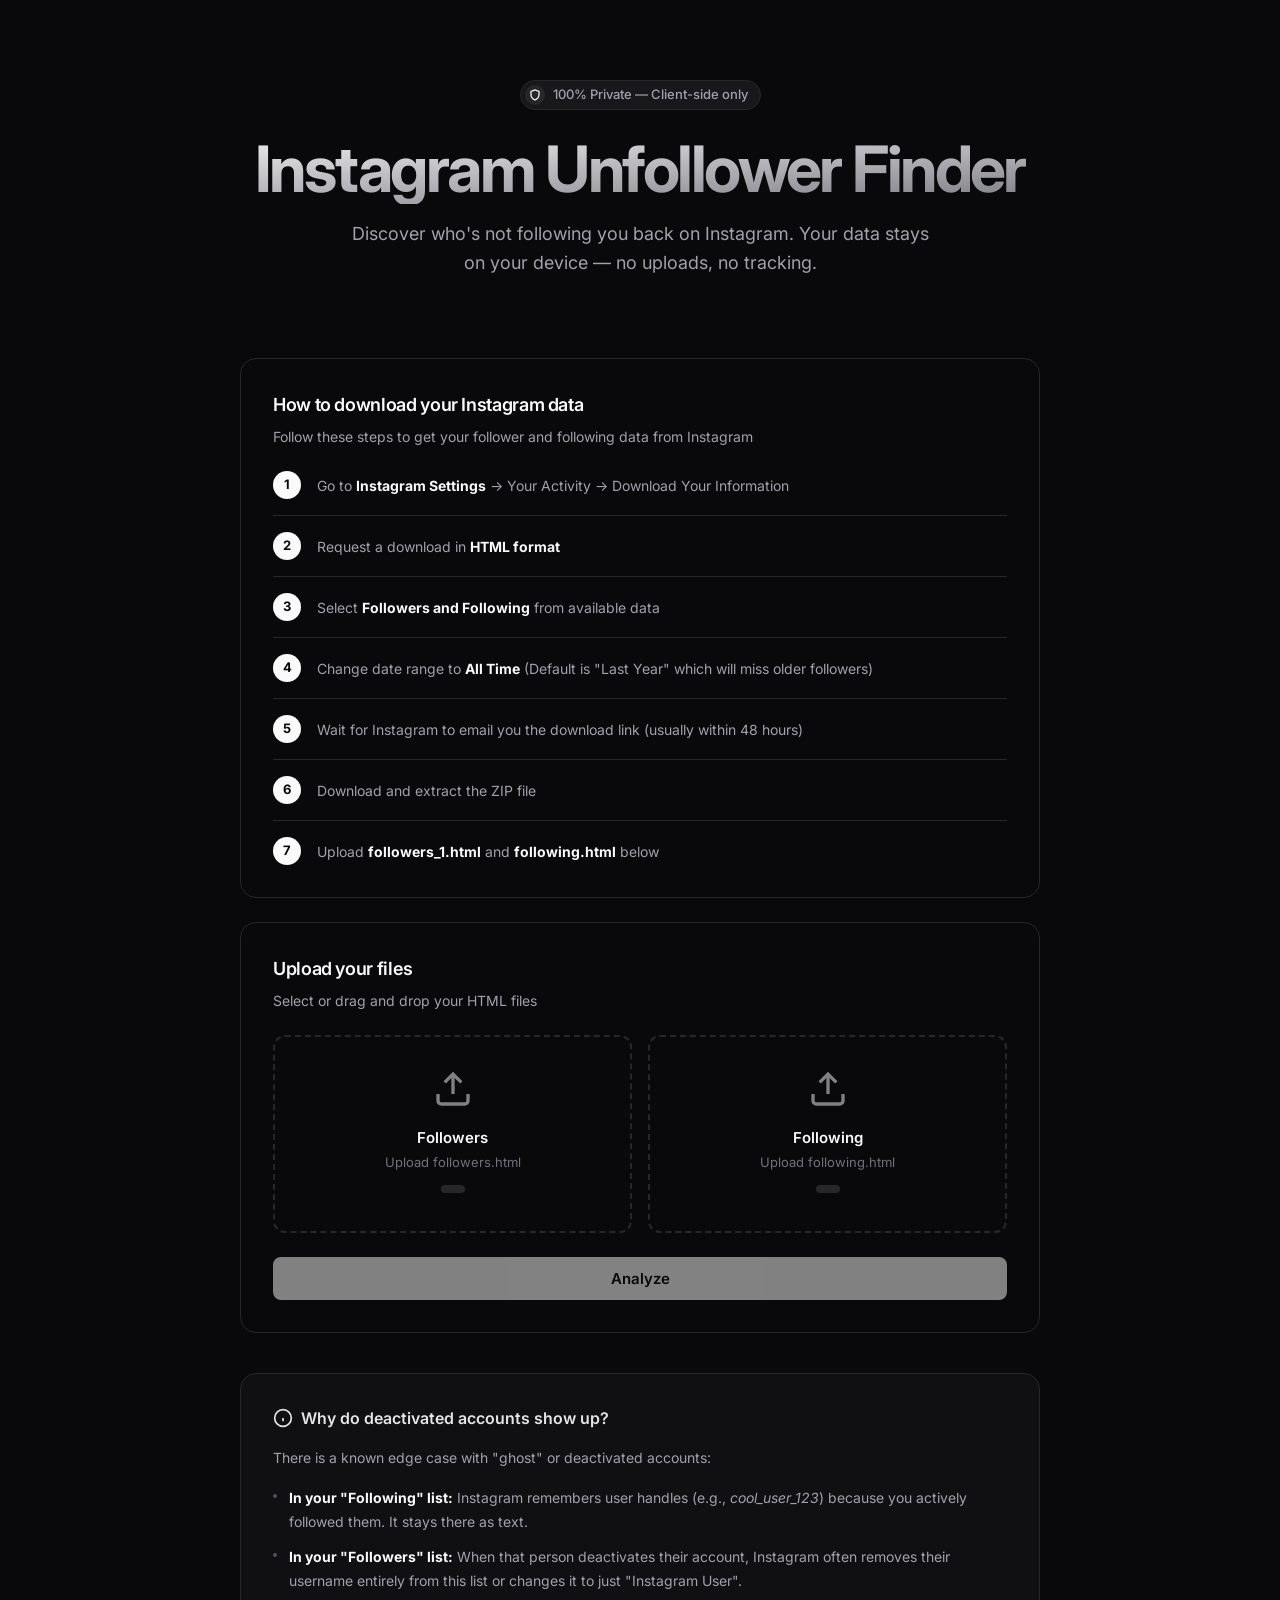
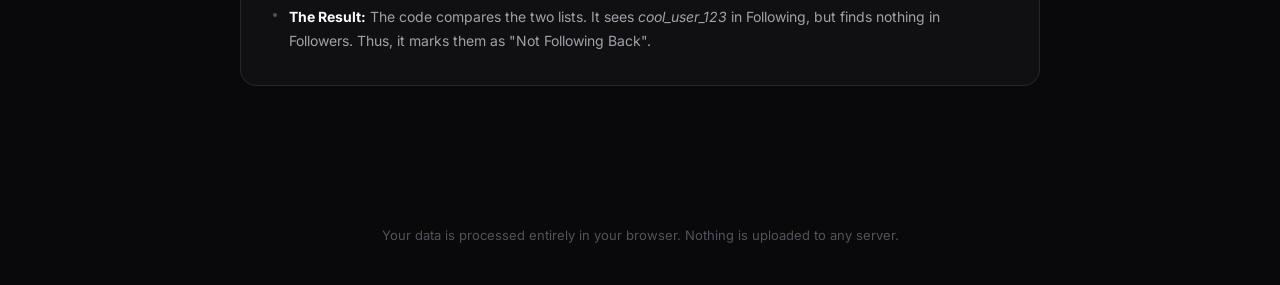
<file: index.html>
<!DOCTYPE html>
<html lang="en">

<head>
    <meta charset="UTF-8">
    <meta name="viewport" content="width=device-width, initial-scale=1.0">
    <title>Instagram Unfollower Finder</title>
    <link rel="preconnect" href="https://fonts.googleapis.com">
    <link rel="preconnect" href="https://fonts.gstatic.com" crossorigin>
    <link href="https://fonts.googleapis.com/css2?family=Inter:wght@400;500;600;700&display=swap" rel="stylesheet">
    <link rel="stylesheet" href="style.css">
    <script src="script.js" defer></script>
</head>

<body>
    <div class="container">
        <!-- Hero Section -->
        <div class="hero">
            <div class="pill">
                <div class="pill-icon">
                    <svg width="12" height="12" viewBox="0 0 24 24" fill="none" stroke="currentColor"
                        stroke-width="2.5">
                        <path d="M12 22s8-4 8-10V5l-8-3-8 3v7c0 6 8 10 8 10z" />
                    </svg>
                </div>
                100% Private — Client-side only
            </div>
            <h1 class="gradient-text">Instagram Unfollower Finder</h1>
            <p class="subtitle">Discover who's not following you back on Instagram. Your data stays on your device — no
                uploads, no tracking.</p>
        </div>

        <!-- Main Content -->
        <div class="content">
            <!-- Instructions Section -->
            <div class="section">
                <div class="section-header">
                    <h2 class="section-title">How to download your Instagram data</h2>
                    <p class="section-description">Follow these steps to get your follower and following data from
                        Instagram</p>
                </div>

                <ol class="steps">
                    <li class="step">
                        <div class="step-number">1</div>
                        <div class="step-content">
                            <p>Go to <strong>Instagram Settings</strong> → Your Activity → Download Your Information</p>
                        </div>
                    </li>
                    <li class="step">
                        <div class="step-number">2</div>
                        <div class="step-content">
                            <p>Request a download in <strong>HTML format</strong></p>
                        </div>
                    </li>
                    <li class="step">
                        <div class="step-number">3</div>
                        <div class="step-content">
                            <p>Select <strong>Followers and Following</strong> from available data</p>
                        </div>
                    </li>
                    <li class="step">
                        <div class="step-number">4</div>
                        <div class="step-content">
                            <p>Change date range to <strong>All Time</strong> (Default is "Last Year" which will miss older followers)</p>
                        </div>
                    </li>
                    <li class="step">
                        <div class="step-number">5</div>
                        <div class="step-content">
                            <p>Wait for Instagram to email you the download link (usually within 48 hours)</p>
                        </div>
                    </li>
                    <li class="step">
                        <div class="step-number">6</div>
                        <div class="step-content">
                            <p>Download and extract the ZIP file</p>
                        </div>
                    </li>
                    <li class="step">
                        <div class="step-number">7</div>
                        <div class="step-content">
                            <p>Upload <strong>followers_1.html</strong> and <strong>following.html</strong> below</p>
                        </div>
                    </li>
                </ol>
            </div>

            <!-- Upload Section -->
            <div class="section">
                <div class="section-header">
                    <h2 class="section-title">Upload your files</h2>
                    <p class="section-description">Select or drag and drop your HTML files</p>
                </div>

                <div class="upload-grid">
                    <div class="upload-item" id="followersBox">
                        <input type="file" id="followersFile" accept=".html">
                        <svg class="upload-icon" viewBox="0 0 24 24" fill="none" stroke="currentColor" stroke-width="2">
                            <path d="M21 15v4a2 2 0 0 1-2 2H5a2 2 0 0 1-2-2v-4" />
                            <polyline points="17 8 12 3 7 8" />
                            <line x1="12" y1="3" x2="12" y2="15" />
                        </svg>
                        <div class="upload-title">Followers</div>
                        <div class="upload-subtitle">Upload followers.html</div>
                        <span class="file-name" id="followersName"></span>
                    </div>

                    <div class="upload-item" id="followingBox">
                        <input type="file" id="followingFile" accept=".html">
                        <svg class="upload-icon" viewBox="0 0 24 24" fill="none" stroke="currentColor" stroke-width="2">
                            <path d="M21 15v4a2 2 0 0 1-2 2H5a2 2 0 0 1-2-2v-4" />
                            <polyline points="17 8 12 3 7 8" />
                            <line x1="12" y1="3" x2="12" y2="15" />
                        </svg>
                        <div class="upload-title">Following</div>
                        <div class="upload-subtitle">Upload following.html</div>
                        <span class="file-name" id="followingName"></span>
                    </div>
                </div>

                <button class="btn" id="analyzeBtn" disabled>Analyze</button>
            </div>

            <!-- Results Section -->
            <div class="results" id="results">
                <div class="section">
                    <div class="results-header">
                        <h2 class="results-title">Results</h2>
                        <button class="btn-secondary btn" id="exportBtn" style="width: auto; padding: 10px 20px;">Export
                            CSV</button>
                    </div>

                    <div class="stats">
                        <div class="stat" id="statFollowing">
                            <div class="stat-value" id="totalFollowing">0</div>
                            <div class="stat-label">Following</div>
                        </div>
                        <div class="stat" id="statFollowers">
                            <div class="stat-value" id="totalFollowers">0</div>
                            <div class="stat-label">Followers</div>
                        </div>
                        <div class="stat" id="statNotFollowingBack">
                            <div class="stat-value" id="notFollowingBack">0</div>
                            <div class="stat-label">Not Following Back</div>
                        </div>
                    </div>

                    <div id="userListContainer">
                        <ul id="user-list" class="user-list"></ul>
                    </div>
                </div>
            </div>


            <div class="info-section">
                <h3 class="info-title">
                    <svg width="20" height="20" viewBox="0 0 24 24" fill="none" stroke="currentColor" stroke-width="2">
                        <circle cx="12" cy="12" r="10"></circle>
                        <line x1="12" y1="16" x2="12" y2="12"></line>
                        <line x1="12" y1="8" x2="12.01" y2="8"></line>
                    </svg>
                    Why do deactivated accounts show up?
                </h3>
                <div class="info-content">
                    <p>There is a known edge case with "ghost" or deactivated accounts:</p>
                    <ul class="info-list">
                        <li><strong>In your "Following" list:</strong> Instagram remembers user handles (e.g.,
                            <em>cool_user_123</em>) because you actively followed them. It stays there as text.
                        </li>
                        <li><strong>In your "Followers" list:</strong> When that person deactivates their account,
                            Instagram
                            often removes their username entirely from this list or changes it to just "Instagram User".
                        </li>
                        <li><strong>The Result:</strong> The code compares the two lists. It sees <em>cool_user_123</em>
                            in
                            Following, but finds nothing in Followers. Thus, it marks them as "Not Following Back".</li>
                    </ul>
                </div>
            </div>
        </div>
    </div>

    <footer>
        Your data is processed entirely in your browser. Nothing is uploaded to any server.
    </footer>
</body>

</html>
</file>
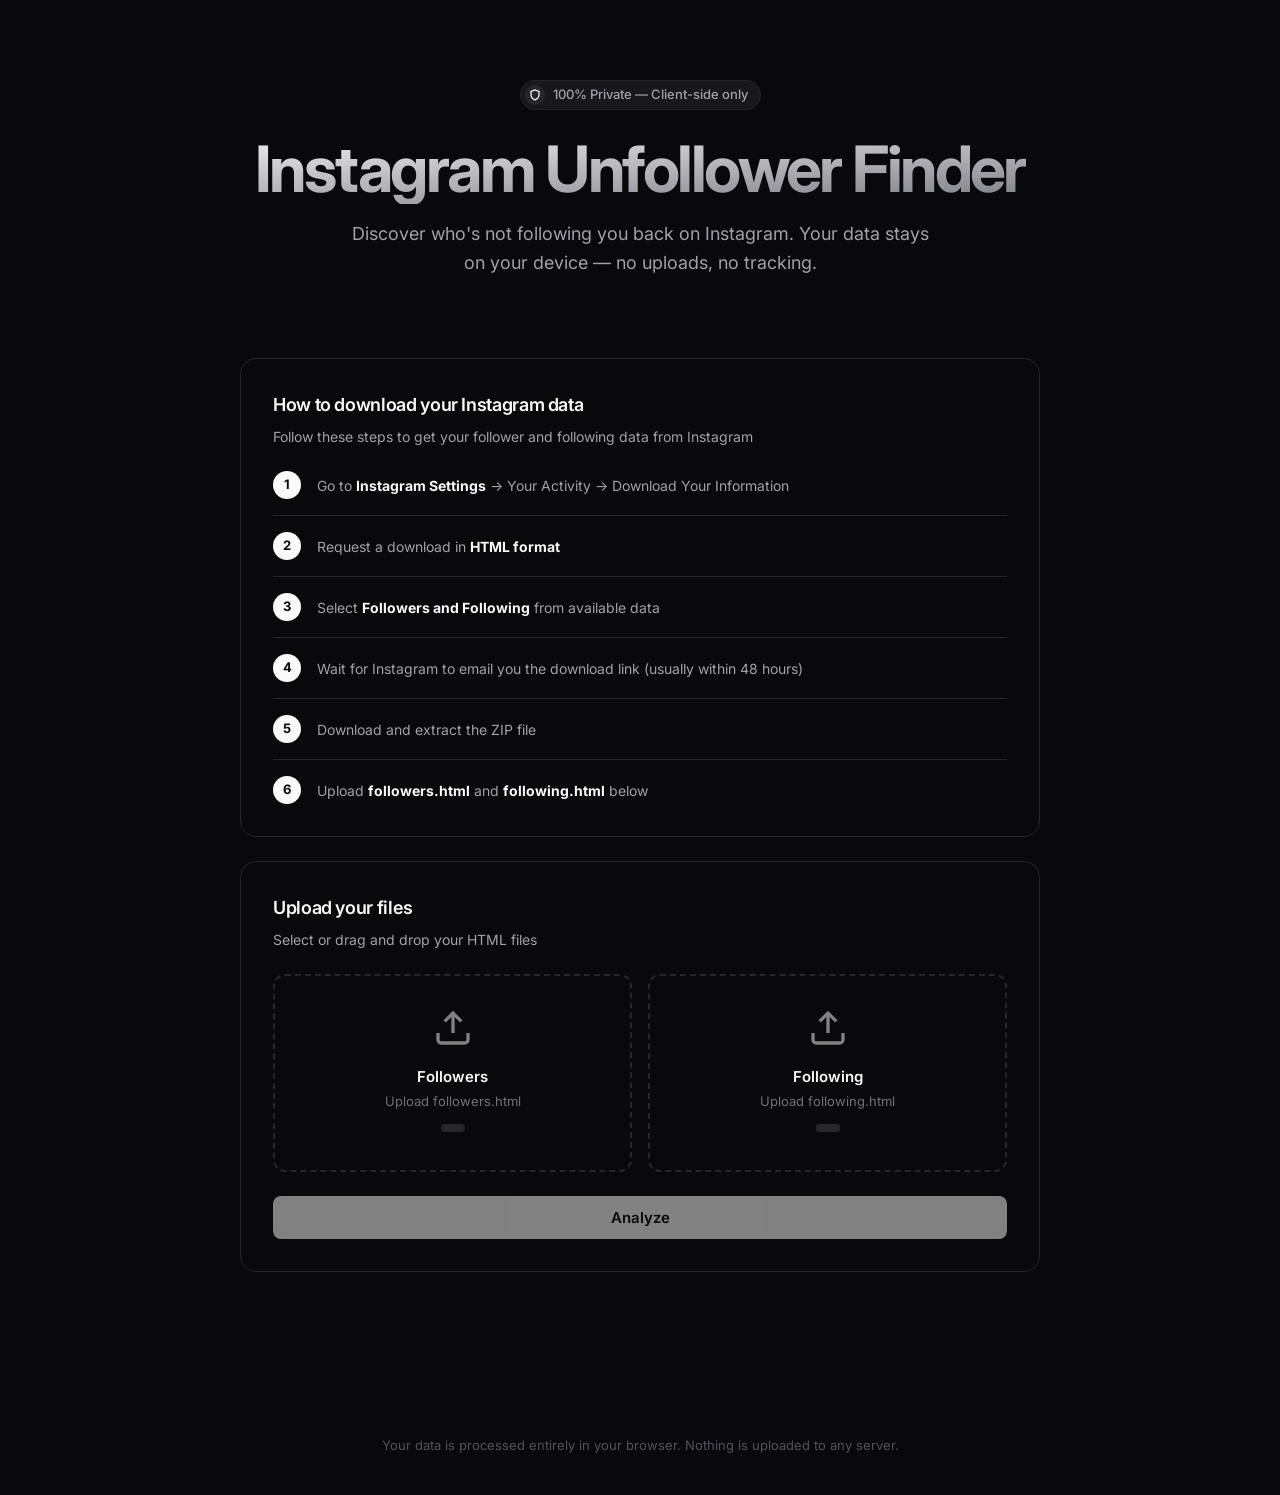
<file: instagram-unfollower-hero.html>
<!DOCTYPE html>
<html lang="en">
<head>
    <meta charset="UTF-8">
    <meta name="viewport" content="width=device-width, initial-scale=1.0">
    <title>Instagram Unfollower Finder</title>
    <link rel="preconnect" href="https://fonts.googleapis.com">
    <link rel="preconnect" href="https://fonts.gstatic.com" crossorigin>
    <link href="https://fonts.googleapis.com/css2?family=Inter:wght@400;500;600;700&display=swap" rel="stylesheet">
    <style>
        * {
            margin: 0;
            padding: 0;
            box-sizing: border-box;
        }

        body {
            font-family: 'Inter', -apple-system, BlinkMacSystemFont, sans-serif;
            background: #09090b;
            color: #fafafa;
            line-height: 1.5;
            -webkit-font-smoothing: antialiased;
            min-height: 100vh;
        }

        .container {
            max-width: 1200px;
            margin: 0 auto;
            padding: 80px 24px;
        }

        /* Hero Section */
        .hero {
            text-align: center;
            margin-bottom: 80px;
        }

        .pill {
            display: inline-flex;
            align-items: center;
            gap: 8px;
            padding: 4px 12px 4px 4px;
            background: #18181b;
            border: 1px solid #27272a;
            border-radius: 100px;
            margin-bottom: 24px;
            font-size: 13px;
            color: #a1a1aa;
            font-weight: 500;
            transition: all 0.2s;
        }

        .pill:hover {
            border-color: #3f3f46;
        }

        .pill-icon {
            width: 20px;
            height: 20px;
            background: #27272a;
            border-radius: 50%;
            display: flex;
            align-items: center;
            justify-content: center;
            color: #fafafa;
        }

        h1 {
            font-size: clamp(36px, 6vw, 64px);
            font-weight: 700;
            letter-spacing: -0.04em;
            margin-bottom: 16px;
            line-height: 1.1;
        }

        .gradient-text {
            background: linear-gradient(to bottom right, #fafafa, #71717a);
            -webkit-background-clip: text;
            -webkit-text-fill-color: transparent;
            background-clip: text;
        }

        .subtitle {
            font-size: 18px;
            color: #a1a1aa;
            max-width: 600px;
            margin: 0 auto 40px;
            line-height: 1.6;
        }

        /* Main Content */
        .content {
            max-width: 800px;
            margin: 0 auto;
        }

        .section {
            background: #09090b;
            border: 1px solid #27272a;
            border-radius: 16px;
            padding: 32px;
            margin-bottom: 24px;
        }

        .section-header {
            margin-bottom: 24px;
        }

        .section-title {
            font-size: 18px;
            font-weight: 600;
            margin-bottom: 8px;
            letter-spacing: -0.02em;
        }

        .section-description {
            font-size: 14px;
            color: #a1a1aa;
        }

        /* Steps */
        .steps {
            list-style: none;
        }

        .step {
            display: flex;
            gap: 16px;
            margin-bottom: 16px;
            padding-bottom: 16px;
            border-bottom: 1px solid #27272a;
        }

        .step:last-child {
            border-bottom: none;
            margin-bottom: 0;
            padding-bottom: 0;
        }

        .step-number {
            flex-shrink: 0;
            width: 28px;
            height: 28px;
            background: #fafafa;
            color: #09090b;
            border-radius: 50%;
            display: flex;
            align-items: center;
            justify-content: center;
            font-size: 13px;
            font-weight: 700;
        }

        .step-content {
            flex: 1;
            padding-top: 4px;
        }

        .step-content p {
            font-size: 14px;
            color: #a1a1aa;
            line-height: 1.6;
        }

        .step-content strong {
            color: #fafafa;
        }

        /* Upload Grid */
        .upload-grid {
            display: grid;
            grid-template-columns: repeat(auto-fit, minmax(250px, 1fr));
            gap: 16px;
            margin-bottom: 24px;
        }

        .upload-item {
            position: relative;
            border: 2px dashed #27272a;
            border-radius: 12px;
            padding: 32px 20px;
            text-align: center;
            cursor: pointer;
            transition: all 0.2s;
            background: #09090b;
        }

        .upload-item:hover {
            border-color: #3f3f46;
            background: #18181b;
        }

        .upload-item.active {
            border-style: solid;
            border-color: #52525b;
            background: #18181b;
        }

        .upload-item input {
            position: absolute;
            inset: 0;
            opacity: 0;
            cursor: pointer;
        }

        .upload-icon {
            width: 40px;
            height: 40px;
            margin: 0 auto 12px;
            opacity: 0.5;
        }

        .upload-title {
            font-size: 15px;
            font-weight: 600;
            margin-bottom: 4px;
        }

        .upload-subtitle {
            font-size: 13px;
            color: #71717a;
        }

        .file-name {
            display: none;
            margin-top: 12px;
            font-size: 12px;
            color: #a1a1aa;
            padding: 4px 12px;
            background: #27272a;
            border-radius: 6px;
            display: inline-block;
        }

        .upload-item.active .upload-subtitle {
            display: none;
        }

        .upload-item.active .file-name {
            display: inline-block;
        }

        /* Button */
        .btn {
            width: 100%;
            padding: 12px 24px;
            background: #fafafa;
            color: #09090b;
            border: none;
            border-radius: 8px;
            font-size: 15px;
            font-weight: 600;
            font-family: inherit;
            cursor: pointer;
            transition: all 0.2s;
        }

        .btn:hover:not(:disabled) {
            background: #e4e4e7;
        }

        .btn:disabled {
            opacity: 0.5;
            cursor: not-allowed;
        }

        .btn-secondary {
            background: #18181b;
            color: #fafafa;
            border: 1px solid #27272a;
        }

        .btn-secondary:hover:not(:disabled) {
            background: #27272a;
        }

        /* Results */
        .results {
            display: none;
        }

        .results.show {
            display: block;
        }

        .results-header {
            display: flex;
            justify-content: space-between;
            align-items: center;
            margin-bottom: 24px;
            gap: 16px;
        }

        .results-title {
            font-size: 18px;
            font-weight: 600;
            letter-spacing: -0.02em;
        }

        /* Stats Grid */
        .stats {
            display: grid;
            grid-template-columns: repeat(auto-fit, minmax(200px, 1fr));
            gap: 16px;
            margin-bottom: 24px;
        }

        .stat {
            background: #18181b;
            border: 1px solid #27272a;
            border-radius: 12px;
            padding: 20px;
            text-align: center;
        }

        .stat-value {
            font-size: 32px;
            font-weight: 700;
            margin-bottom: 4px;
            letter-spacing: -0.02em;
        }

        .stat-label {
            font-size: 13px;
            color: #71717a;
            text-transform: uppercase;
            letter-spacing: 0.05em;
            font-weight: 500;
        }

        /* User List */
        .user-list {
            max-height: 500px;
            overflow-y: auto;
            padding-right: 8px;
        }

        .user-list::-webkit-scrollbar {
            width: 6px;
        }

        .user-list::-webkit-scrollbar-track {
            background: transparent;
        }

        .user-list::-webkit-scrollbar-thumb {
            background: #27272a;
            border-radius: 3px;
        }

        .user-list::-webkit-scrollbar-thumb:hover {
            background: #3f3f46;
        }

        .user-item {
            display: flex;
            align-items: center;
            gap: 12px;
            padding: 12px;
            background: #18181b;
            border: 1px solid #27272a;
            border-radius: 8px;
            margin-bottom: 8px;
            transition: all 0.2s;
        }

        .user-item:hover {
            border-color: #3f3f46;
            background: #27272a;
        }

        .avatar {
            width: 40px;
            height: 40px;
            background: linear-gradient(135deg, #3f3f46, #52525b);
            border-radius: 50%;
            display: flex;
            align-items: center;
            justify-content: center;
            font-weight: 600;
            font-size: 15px;
            flex-shrink: 0;
        }

        .user-info {
            flex: 1;
            min-width: 0;
        }

        .username {
            font-size: 14px;
            font-weight: 500;
            margin-bottom: 2px;
        }

        .profile-link {
            font-size: 13px;
            color: #71717a;
            text-decoration: none;
            transition: color 0.2s;
        }

        .profile-link:hover {
            color: #a1a1aa;
        }

        /* Empty State */
        .empty-state {
            text-align: center;
            padding: 60px 20px;
        }

        .empty-icon {
            width: 64px;
            height: 64px;
            background: #18181b;
            border-radius: 50%;
            display: flex;
            align-items: center;
            justify-content: center;
            margin: 0 auto 16px;
            font-size: 28px;
        }

        .empty-title {
            font-size: 16px;
            font-weight: 600;
            margin-bottom: 8px;
        }

        .empty-description {
            font-size: 14px;
            color: #71717a;
        }

        /* Footer */
        footer {
            text-align: center;
            padding: 60px 20px 40px;
            color: #52525b;
            font-size: 13px;
        }

        @media (max-width: 768px) {
            .container {
                padding: 40px 16px;
            }

            .hero {
                margin-bottom: 48px;
            }

            h1 {
                font-size: 36px;
            }

            .section {
                padding: 24px;
            }

            .upload-grid {
                grid-template-columns: 1fr;
            }

            .stats {
                grid-template-columns: 1fr;
            }

            .results-header {
                flex-direction: column;
                align-items: stretch;
            }
        }
    </style>
</head>
<body>
    <div class="container">
        <!-- Hero Section -->
        <div class="hero">
            <div class="pill">
                <div class="pill-icon">
                    <svg width="12" height="12" viewBox="0 0 24 24" fill="none" stroke="currentColor" stroke-width="2.5">
                        <path d="M12 22s8-4 8-10V5l-8-3-8 3v7c0 6 8 10 8 10z"/>
                    </svg>
                </div>
                100% Private — Client-side only
            </div>
            <h1 class="gradient-text">Instagram Unfollower Finder</h1>
            <p class="subtitle">Discover who's not following you back on Instagram. Your data stays on your device — no uploads, no tracking.</p>
        </div>

        <!-- Main Content -->
        <div class="content">
            <!-- Instructions Section -->
            <div class="section">
                <div class="section-header">
                    <h2 class="section-title">How to download your Instagram data</h2>
                    <p class="section-description">Follow these steps to get your follower and following data from Instagram</p>
                </div>

                <ol class="steps">
                    <li class="step">
                        <div class="step-number">1</div>
                        <div class="step-content">
                            <p>Go to <strong>Instagram Settings</strong> → Your Activity → Download Your Information</p>
                        </div>
                    </li>
                    <li class="step">
                        <div class="step-number">2</div>
                        <div class="step-content">
                            <p>Request a download in <strong>HTML format</strong></p>
                        </div>
                    </li>
                    <li class="step">
                        <div class="step-number">3</div>
                        <div class="step-content">
                            <p>Select <strong>Followers and Following</strong> from available data</p>
                        </div>
                    </li>
                    <li class="step">
                        <div class="step-number">4</div>
                        <div class="step-content">
                            <p>Wait for Instagram to email you the download link (usually within 48 hours)</p>
                        </div>
                    </li>
                    <li class="step">
                        <div class="step-number">5</div>
                        <div class="step-content">
                            <p>Download and extract the ZIP file</p>
                        </div>
                    </li>
                    <li class="step">
                        <div class="step-number">6</div>
                        <div class="step-content">
                            <p>Upload <strong>followers.html</strong> and <strong>following.html</strong> below</p>
                        </div>
                    </li>
                </ol>
            </div>

            <!-- Upload Section -->
            <div class="section">
                <div class="section-header">
                    <h2 class="section-title">Upload your files</h2>
                    <p class="section-description">Select or drag and drop your HTML files</p>
                </div>

                <div class="upload-grid">
                    <div class="upload-item" id="followersBox">
                        <input type="file" id="followersFile" accept=".html">
                        <svg class="upload-icon" viewBox="0 0 24 24" fill="none" stroke="currentColor" stroke-width="2">
                            <path d="M21 15v4a2 2 0 0 1-2 2H5a2 2 0 0 1-2-2v-4"/>
                            <polyline points="17 8 12 3 7 8"/>
                            <line x1="12" y1="3" x2="12" y2="15"/>
                        </svg>
                        <div class="upload-title">Followers</div>
                        <div class="upload-subtitle">Upload followers.html</div>
                        <span class="file-name" id="followersName"></span>
                    </div>

                    <div class="upload-item" id="followingBox">
                        <input type="file" id="followingFile" accept=".html">
                        <svg class="upload-icon" viewBox="0 0 24 24" fill="none" stroke="currentColor" stroke-width="2">
                            <path d="M21 15v4a2 2 0 0 1-2 2H5a2 2 0 0 1-2-2v-4"/>
                            <polyline points="17 8 12 3 7 8"/>
                            <line x1="12" y1="3" x2="12" y2="15"/>
                        </svg>
                        <div class="upload-title">Following</div>
                        <div class="upload-subtitle">Upload following.html</div>
                        <span class="file-name" id="followingName"></span>
                    </div>
                </div>

                <button class="btn" id="analyzeBtn" disabled>Analyze</button>
            </div>

            <!-- Results Section -->
            <div class="results" id="results">
                <div class="section">
                    <div class="results-header">
                        <h2 class="results-title">Results</h2>
                        <button class="btn-secondary btn" id="exportBtn" style="width: auto; padding: 10px 20px;">Export CSV</button>
                    </div>

                    <div class="stats">
                        <div class="stat">
                            <div class="stat-value" id="totalFollowing">0</div>
                            <div class="stat-label">Following</div>
                        </div>
                        <div class="stat">
                            <div class="stat-value" id="totalFollowers">0</div>
                            <div class="stat-label">Followers</div>
                        </div>
                        <div class="stat">
                            <div class="stat-value" id="notFollowingBack">0</div>
                            <div class="stat-label">Not Following Back</div>
                        </div>
                    </div>

                    <div id="userListContainer"></div>
                </div>
            </div>
        </div>
    </div>

    <footer>
        Your data is processed entirely in your browser. Nothing is uploaded to any server.
    </footer>

    <script>
        let followersData = null;
        let followingData = null;

        const followersFileInput = document.getElementById('followersFile');
        const followingFileInput = document.getElementById('followingFile');
        const followersBox = document.getElementById('followersBox');
        const followingBox = document.getElementById('followingBox');
        const analyzeBtn = document.getElementById('analyzeBtn');
        const results = document.getElementById('results');
        const exportBtn = document.getElementById('exportBtn');

        function parseInstagramHTML(htmlContent) {
            const parser = new DOMParser();
            const doc = parser.parseFromString(htmlContent, 'text/html');
            const users = [];
            
            const links = doc.querySelectorAll('a[href*="instagram.com"]');
            
            links.forEach(link => {
                const username = link.textContent.trim();
                const href = link.getAttribute('href');
                
                if (username && href && !users.some(u => u.username === username)) {
                    users.push({
                        username: username,
                        url: href
                    });
                }
            });

            return users;
        }

        followersFileInput.addEventListener('change', async (e) => {
            const file = e.target.files[0];
            if (file) {
                const text = await file.text();
                followersData = parseInstagramHTML(text);
                document.getElementById('followersName').textContent = file.name;
                followersBox.classList.add('active');
                checkAnalyzeButton();
            }
        });

        followingFileInput.addEventListener('change', async (e) => {
            const file = e.target.files[0];
            if (file) {
                const text = await file.text();
                followingData = parseInstagramHTML(text);
                document.getElementById('followingName').textContent = file.name;
                followingBox.classList.add('active');
                checkAnalyzeButton();
            }
        });

        function checkAnalyzeButton() {
            if (followersData && followingData) {
                analyzeBtn.disabled = false;
            }
        }

        analyzeBtn.addEventListener('click', () => {
            const followerUsernames = new Set(followersData.map(u => u.username.toLowerCase()));
            const notFollowingBack = followingData.filter(
                user => !followerUsernames.has(user.username.toLowerCase())
            );

            displayResults(notFollowingBack);
            
            document.getElementById('totalFollowing').textContent = followingData.length;
            document.getElementById('totalFollowers').textContent = followersData.length;
            document.getElementById('notFollowingBack').textContent = notFollowingBack.length;

            results.classList.add('show');
            setTimeout(() => {
                results.scrollIntoView({ behavior: 'smooth', block: 'start' });
            }, 100);
        });

        function displayResults(users) {
            const container = document.getElementById('userListContainer');
            
            if (users.length === 0) {
                container.innerHTML = `
                    <div class="empty-state">
                        <div class="empty-icon">✓</div>
                        <div class="empty-title">Everyone follows you back!</div>
                        <div class="empty-description">All accounts you follow are following you back.</div>
                    </div>
                `;
                return;
            }

            const userList = document.createElement('div');
            userList.className = 'user-list';

            users.forEach(user => {
                const userItem = document.createElement('div');
                userItem.className = 'user-item';
                
                const initial = user.username.charAt(0).toUpperCase();
                
                userItem.innerHTML = `
                    <div class="avatar">${initial}</div>
                    <div class="user-info">
                        <div class="username">${user.username}</div>
                        <a href="${user.url}" target="_blank" class="profile-link">View profile</a>
                    </div>
                `;
                
                userList.appendChild(userItem);
            });

            container.innerHTML = '';
            container.appendChild(userList);
        }

        exportBtn.addEventListener('click', () => {
            const followerUsernames = new Set(followersData.map(u => u.username.toLowerCase()));
            const notFollowingBack = followingData.filter(
                user => !followerUsernames.has(user.username.toLowerCase())
            );

            let csv = 'Username,Profile URL\n';
            notFollowingBack.forEach(user => {
                csv += `${user.username},${user.url}\n`;
            });

            const blob = new Blob([csv], { type: 'text/csv' });
            const url = window.URL.createObjectURL(blob);
            const a = document.createElement('a');
            a.href = url;
            a.download = 'instagram_unfollowers.csv';
            a.click();
            window.URL.revokeObjectURL(url);
        });

        // Drag and drop
        [followersBox, followingBox].forEach(box => {
            const input = box.querySelector('input[type="file"]');

            box.addEventListener('dragover', (e) => {
                e.preventDefault();
                box.style.borderColor = '#52525b';
                box.style.background = '#18181b';
            });

            box.addEventListener('dragleave', () => {
                if (!box.classList.contains('active')) {
                    box.style.borderColor = '';
                    box.style.background = '';
                }
            });

            box.addEventListener('drop', (e) => {
                e.preventDefault();
                const files = e.dataTransfer.files;
                if (files.length > 0) {
                    input.files = files;
                    input.dispatchEvent(new Event('change'));
                }
            });
        });
    </script>
</body>
</html>
</file>
<file: style.css>
* {
    margin: 0;
    padding: 0;
    box-sizing: border-box;
}

body {
    font-family: 'Inter', -apple-system, BlinkMacSystemFont, sans-serif;
    background: #09090b;
    color: #fafafa;
    line-height: 1.5;
    -webkit-font-smoothing: antialiased;
    min-height: 100vh;
}

.container {
    max-width: 1200px;
    margin: 0 auto;
    padding: 80px 24px;
}

/* Hero Section */
.hero {
    text-align: center;
    margin-bottom: 80px;
}

.pill {
    display: inline-flex;
    align-items: center;
    gap: 8px;
    padding: 4px 12px 4px 4px;
    background: #18181b;
    border: 1px solid #27272a;
    border-radius: 100px;
    margin-bottom: 24px;
    font-size: 13px;
    color: #a1a1aa;
    font-weight: 500;
    transition: all 0.2s;
}

.pill:hover {
    border-color: #3f3f46;
}

.pill-icon {
    width: 20px;
    height: 20px;
    background: #27272a;
    border-radius: 50%;
    display: flex;
    align-items: center;
    justify-content: center;
    color: #fafafa;
}

h1 {
    font-size: clamp(36px, 6vw, 64px);
    font-weight: 700;
    letter-spacing: -0.04em;
    margin-bottom: 16px;
    line-height: 1.1;
}

.gradient-text {
    background: linear-gradient(to bottom right, #fafafa, #71717a);
    -webkit-background-clip: text;
    -webkit-text-fill-color: transparent;
    background-clip: text;
}

.subtitle {
    font-size: 18px;
    color: #a1a1aa;
    max-width: 600px;
    margin: 0 auto 40px;
    line-height: 1.6;
}

/* Main Content */
.content {
    max-width: 800px;
    margin: 0 auto;
}

.section {
    background: #09090b;
    border: 1px solid #27272a;
    border-radius: 16px;
    padding: 32px;
    margin-bottom: 24px;
}

.section-header {
    margin-bottom: 24px;
}

.section-title {
    font-size: 18px;
    font-weight: 600;
    margin-bottom: 8px;
    letter-spacing: -0.02em;
}

.section-description {
    font-size: 14px;
    color: #a1a1aa;
}

/* Steps */
.steps {
    list-style: none;
}

.step {
    display: flex;
    gap: 16px;
    margin-bottom: 16px;
    padding-bottom: 16px;
    border-bottom: 1px solid #27272a;
}

.step:last-child {
    border-bottom: none;
    margin-bottom: 0;
    padding-bottom: 0;
}

.step-number {
    flex-shrink: 0;
    width: 28px;
    height: 28px;
    background: #fafafa;
    color: #09090b;
    border-radius: 50%;
    display: flex;
    align-items: center;
    justify-content: center;
    font-size: 13px;
    font-weight: 700;
}

.step-content {
    flex: 1;
    padding-top: 4px;
}

.step-content p {
    font-size: 14px;
    color: #a1a1aa;
    line-height: 1.6;
}

.step-content strong {
    color: #fafafa;
}

/* Upload Grid */
.upload-grid {
    display: grid;
    grid-template-columns: repeat(auto-fit, minmax(250px, 1fr));
    gap: 16px;
    margin-bottom: 24px;
}

.upload-item {
    position: relative;
    border: 2px dashed #27272a;
    border-radius: 12px;
    padding: 32px 20px;
    text-align: center;
    cursor: pointer;
    transition: all 0.2s;
    background: #09090b;
}

.upload-item:hover {
    border-color: #3f3f46;
    background: #18181b;
}

.upload-item.active {
    border-style: solid;
    border-color: #52525b;
    background: #18181b;
}

.upload-item input {
    position: absolute;
    inset: 0;
    opacity: 0;
    cursor: pointer;
}

.upload-icon {
    width: 40px;
    height: 40px;
    margin: 0 auto 12px;
    opacity: 0.5;
}

.upload-title {
    font-size: 15px;
    font-weight: 600;
    margin-bottom: 4px;
}

.upload-subtitle {
    font-size: 13px;
    color: #71717a;
}

.file-name {
    display: none;
    margin-top: 12px;
    font-size: 12px;
    color: #a1a1aa;
    padding: 4px 12px;
    background: #27272a;
    border-radius: 6px;
    display: inline-block;
}

.upload-item.active .upload-subtitle {
    display: none;
}

.upload-item.active .file-name {
    display: inline-block;
}

/* Button */
.btn {
    width: 100%;
    padding: 12px 24px;
    background: #fafafa;
    color: #09090b;
    border: none;
    border-radius: 8px;
    font-size: 15px;
    font-weight: 600;
    font-family: inherit;
    cursor: pointer;
    transition: all 0.2s;
}

.btn:hover:not(:disabled) {
    background: #e4e4e7;
}

.btn:disabled {
    opacity: 0.5;
    cursor: not-allowed;
}

.btn-secondary {
    background: #18181b;
    color: #fafafa;
    border: 1px solid #27272a;
}

.btn-secondary:hover:not(:disabled) {
    background: #27272a;
}

/* Results */
.results {
    display: none;
}

.results.show {
    display: block;
}

.results-header {
    display: flex;
    justify-content: space-between;
    align-items: center;
    margin-bottom: 24px;
    gap: 16px;
}

.results-title {
    font-size: 18px;
    font-weight: 600;
    letter-spacing: -0.02em;
}

/* Stats Grid */
.stats {
    display: grid;
    grid-template-columns: repeat(auto-fit, minmax(200px, 1fr));
    gap: 16px;
    margin-bottom: 24px;
}

.stat {
    background: #18181b;
    border: 1px solid #27272a;
    border-radius: 12px;
    padding: 20px;
    text-align: center;
    cursor: pointer;
    transition: all 0.2s;
}

.stat:hover {
    border-color: #3f3f46;
    background: #27272a;
}

.stat.active {
    border-color: #fafafa;
    background: #27272a;
}

.stat-value {
    font-size: 32px;
    font-weight: 700;
    margin-bottom: 4px;
    letter-spacing: -0.02em;
}

.stat-label {
    font-size: 13px;
    color: #71717a;
    text-transform: uppercase;
    letter-spacing: 0.05em;
    font-weight: 500;
}

/* User List */
.user-list {
    max-height: 500px;
    overflow-y: auto;
    padding-right: 8px;
}

.user-list::-webkit-scrollbar {
    width: 6px;
}

.user-list::-webkit-scrollbar-track {
    background: transparent;
}

.user-list::-webkit-scrollbar-thumb {
    background: #27272a;
    border-radius: 3px;
}

.user-list::-webkit-scrollbar-thumb:hover {
    background: #3f3f46;
}

.user-item {
    display: flex;
    align-items: center;
    gap: 12px;
    padding: 12px;
    background: #18181b;
    border: 1px solid #27272a;
    border-radius: 8px;
    margin-bottom: 8px;
    transition: all 0.2s;
}

.user-item:hover {
    border-color: #3f3f46;
    background: #27272a;
}

.avatar {
    width: 40px;
    height: 40px;
    background: linear-gradient(135deg, #3f3f46, #52525b);
    border-radius: 50%;
    display: flex;
    align-items: center;
    justify-content: center;
    font-weight: 600;
    font-size: 15px;
    flex-shrink: 0;
}

.user-info {
    flex: 1;
    min-width: 0;
}

.username {
    font-size: 14px;
    font-weight: 500;
    margin-bottom: 2px;
}

.profile-link {
    font-size: 13px;
    color: #71717a;
    text-decoration: none;
    transition: color 0.2s;
}

.profile-link:hover {
    color: #a1a1aa;
}

/* Empty State */
.empty-state {
    text-align: center;
    padding: 60px 20px;
}

.empty-icon {
    width: 64px;
    height: 64px;
    background: #18181b;
    border-radius: 50%;
    display: flex;
    align-items: center;
    justify-content: center;
    margin: 0 auto 16px;
    font-size: 28px;
}

.empty-title {
    font-size: 16px;
    font-weight: 600;
    margin-bottom: 8px;
}

.empty-description {
    font-size: 14px;
    color: #71717a;
}

/* Footer */
footer {
    text-align: center;
    padding: 60px 20px 40px;
    color: #52525b;
    font-size: 13px;
}

@media (max-width: 768px) {
    .container {
        padding: 40px 16px;
    }

    .hero {
        margin-bottom: 48px;
    }

    h1 {
        font-size: 36px;
    }

    .section {
        padding: 24px;
    }

    .upload-grid {
        grid-template-columns: 1fr;
    }

    .stats {
        grid-template-columns: 1fr;
    }

    .results-header {
        flex-direction: column;
        align-items: stretch;
    }
}

/* Info Section */
.info-section {
    background: #101012;
    border: 1px solid #27272a;
    border-radius: 16px;
    padding: 32px;
    margin-top: 40px;
}

.info-title {
    font-size: 16px;
    font-weight: 600;
    margin-bottom: 16px;
    color: #e4e4e7;
    display: flex;
    align-items: center;
    gap: 8px;
}

.info-content {
    font-size: 14px;
    color: #a1a1aa;
    line-height: 1.7;
}

.info-content strong {
    color: #fafafa;
}

.info-list {
    list-style: none;
    margin-top: 16px;
    display: flex;
    flex-direction: column;
    gap: 12px;
}

.info-list li {
    position: relative;
    padding-left: 16px;
}

.info-list li::before {
    content: "";
    position: absolute;
    left: 0;
    top: 8px;
    width: 4px;
    height: 4px;
    background: #52525b;
    border-radius: 50%;
}
</file>
